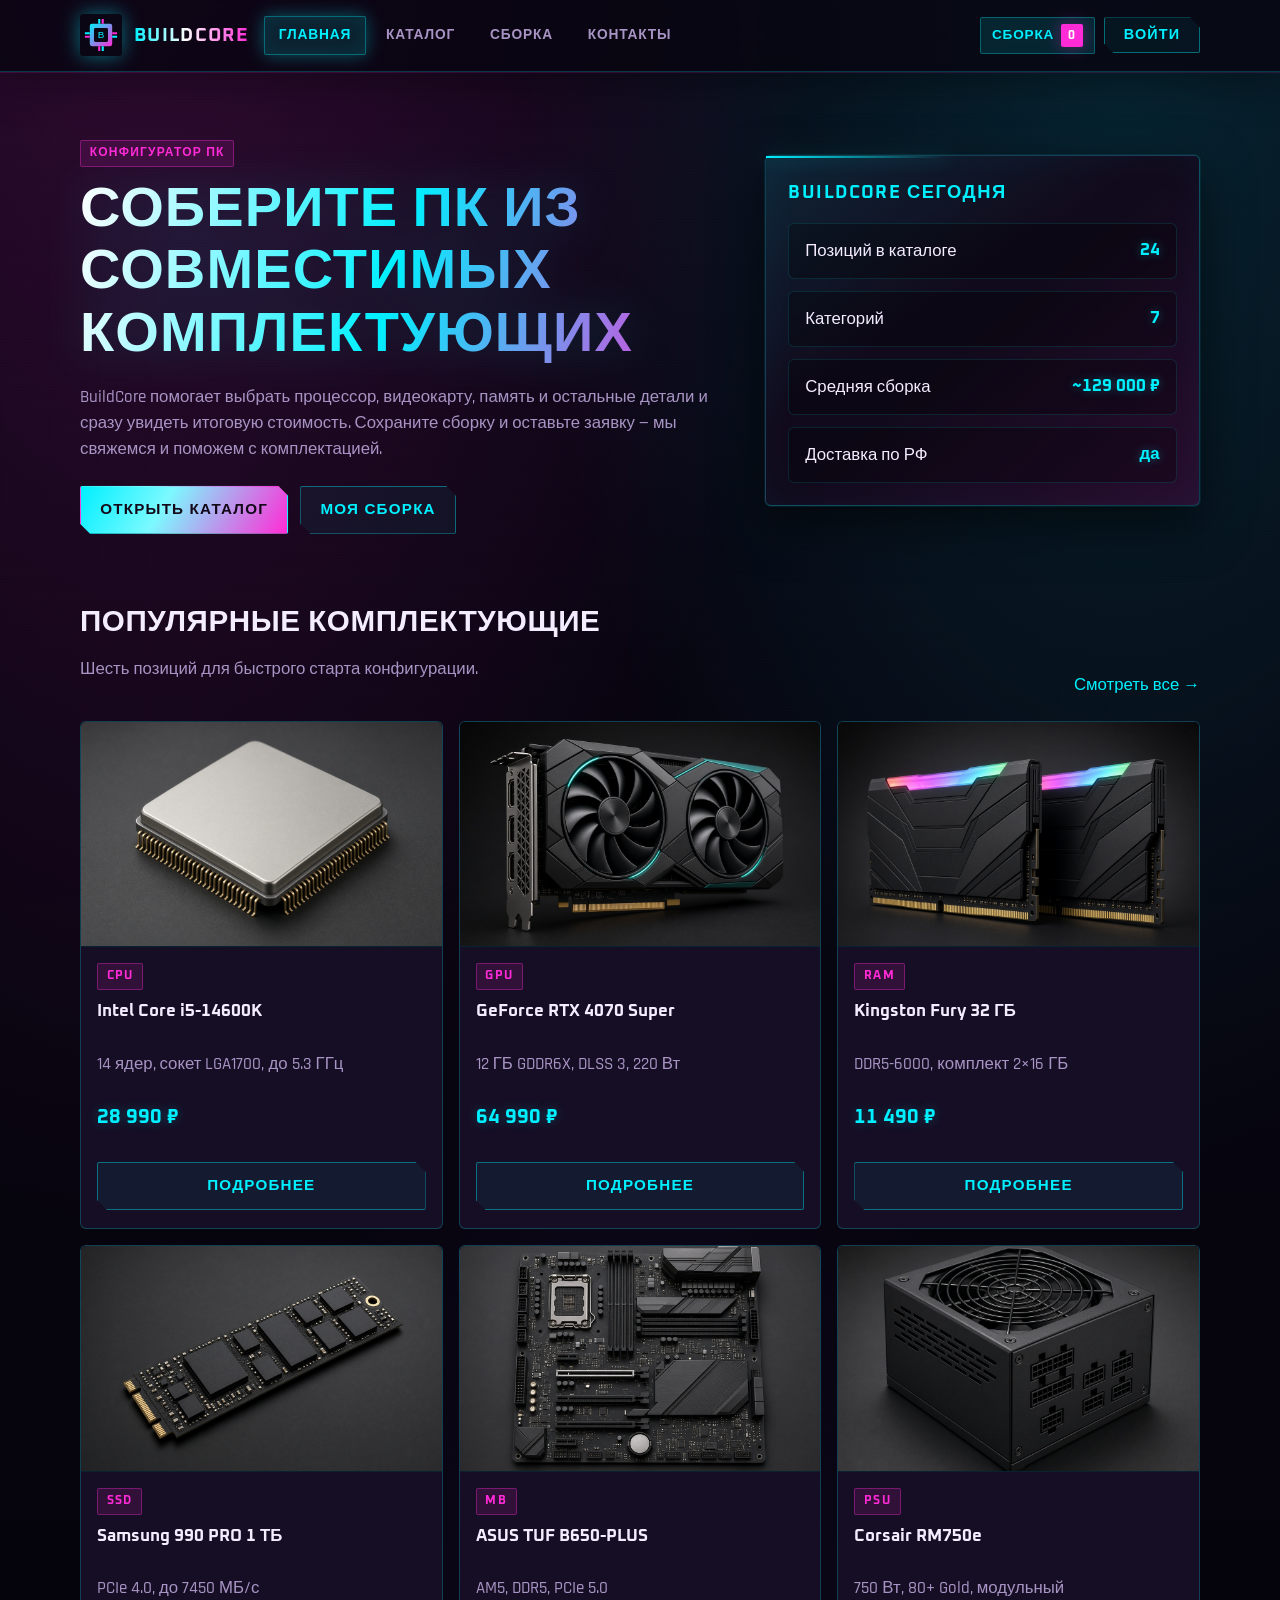
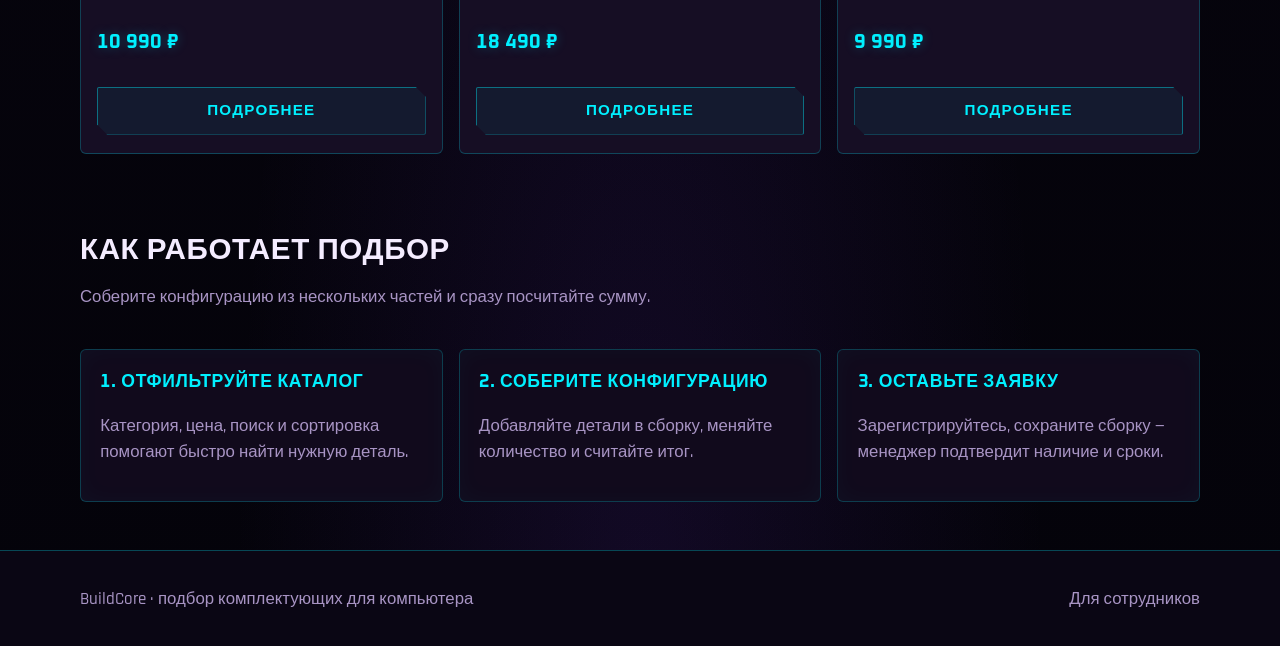
<file: index.html>
<!DOCTYPE html>
<html lang="ru">
<head>
  <meta charset="UTF-8">
  <meta name="viewport" content="width=device-width, initial-scale=1.0, viewport-fit=cover">
  <title>BuildCore — подбор комплектующих для ПК</title>
  <link rel="preconnect" href="https://fonts.googleapis.com">
  <link rel="preconnect" href="https://fonts.gstatic.com" crossorigin>
  <link href="https://fonts.googleapis.com/css2?family=Oxanium:wght@500;700&family=Rajdhani:wght@500;600;700&display=swap" rel="stylesheet">
  <link rel="stylesheet" href="css/style.css">
</head>
<body>
  <header class="site-header">
    <div class="container header-inner">
      <a class="logo" href="index.html">
        <img src="images/logo.svg" width="42" height="42" alt="Логотип BuildCore">
        <span>BuildCore</span>
      </a>
      <nav class="site-nav" aria-label="Основное меню">
        <ul>
          <li><a href="index.html" aria-current="page">Главная</a></li>
          <li><a href="catalog.html">Каталог</a></li>
          <li><a href="cart.html">Сборка</a></li>
          <li><a href="contacts.html">Контакты</a></li>
          
        </ul>
      </nav>
    </div>
  </header>

  <main>
    <section class="container hero">
      <div class="hero-copy">
        <p class="badge">Конфигуратор ПК</p>
        <h1>Соберите ПК из совместимых комплектующих</h1>
        <p class="lead">
          BuildCore помогает выбрать процессор, видеокарту, память и остальные детали
          и сразу увидеть итоговую стоимость. Сохраните сборку и оставьте заявку —
          мы свяжемся и поможем с комплектацией.
        </p>
        <div class="hero-actions">
          <a class="button button-primary" href="catalog.html">Открыть каталог</a>
          <a class="button button-secondary" href="cart.html">Моя сборка</a>
        </div>
      </div>
      <aside class="hero-panel" aria-label="Краткие цифры">
        <h2>BuildCore сегодня</h2>
        <ul class="stat-list">
          <li><span>Позиций в каталоге</span><strong>24</strong></li>
          <li><span>Категорий</span><strong>7</strong></li>
          <li><span>Средняя сборка</span><strong>~129 000 ₽</strong></li>
          <li><span>Доставка по РФ</span><strong>да</strong></li>
        </ul>
      </aside>
    </section>

    <section class="container section">
      <div class="section-head">
        <div>
          <h2 class="section-title">Популярные комплектующие</h2>
          <p>Шесть позиций для быстрого старта конфигурации.</p>
        </div>
        <a href="catalog.html">Смотреть все →</a>
      </div>
      <div class="cards">
        <article class="card">
          <div class="card-media"><img src="images/cpu-i5.jpg" alt="Процессор Intel Core i5-14600K"></div>
          <div class="card-body">
            <span class="badge">CPU</span>
            <h3>Intel Core i5-14600K</h3>
            <p class="muted">14 ядер, сокет LGA1700, до 5.3 ГГц</p>
            <p class="price">28 990 ₽</p>
            <a class="button button-secondary" href="product.html?id=cpu-i5">Подробнее</a>
          </div>
        </article>
        <article class="card">
          <div class="card-media"><img src="images/gpu-4070.jpg" alt="Видеокарта NVIDIA GeForce RTX 4070 Super"></div>
          <div class="card-body">
            <span class="badge">GPU</span>
            <h3>GeForce RTX 4070 Super</h3>
            <p class="muted">12 ГБ GDDR6X, DLSS 3, 220 Вт</p>
            <p class="price">64 990 ₽</p>
            <a class="button button-secondary" href="product.html?id=gpu-4070">Подробнее</a>
          </div>
        </article>
        <article class="card">
          <div class="card-media"><img src="images/ram-32.jpg" alt="Оперативная память Kingston Fury 32 ГБ"></div>
          <div class="card-body">
            <span class="badge">RAM</span>
            <h3>Kingston Fury 32 ГБ</h3>
            <p class="muted">DDR5-6000, комплект 2×16 ГБ</p>
            <p class="price">11 490 ₽</p>
            <a class="button button-secondary" href="product.html?id=ram-32">Подробнее</a>
          </div>
        </article>
        <article class="card">
          <div class="card-media"><img src="images/ssd-990.jpg" alt="Накопитель Samsung 990 PRO 1 ТБ"></div>
          <div class="card-body">
            <span class="badge">SSD</span>
            <h3>Samsung 990 PRO 1 ТБ</h3>
            <p class="muted">PCIe 4.0, до 7450 МБ/с</p>
            <p class="price">10 990 ₽</p>
            <a class="button button-secondary" href="product.html?id=ssd-990">Подробнее</a>
          </div>
        </article>
        <article class="card">
          <div class="card-media"><img src="images/mb-b650.jpg" alt="Материнская плата ASUS TUF B650-PLUS"></div>
          <div class="card-body">
            <span class="badge">MB</span>
            <h3>ASUS TUF B650-PLUS</h3>
            <p class="muted">AM5, DDR5, PCIe 5.0</p>
            <p class="price">18 490 ₽</p>
            <a class="button button-secondary" href="product.html?id=mb-b650">Подробнее</a>
          </div>
        </article>
        <article class="card">
          <div class="card-media"><img src="images/psu-750.jpg" alt="Блок питания Corsair RM750e"></div>
          <div class="card-body">
            <span class="badge">PSU</span>
            <h3>Corsair RM750e</h3>
            <p class="muted">750 Вт, 80+ Gold, модульный</p>
            <p class="price">9 990 ₽</p>
            <a class="button button-secondary" href="product.html?id=psu-750">Подробнее</a>
          </div>
        </article>
      </div>
    </section>

    <section class="container section">
      <div class="section-head">
        <div>
          <h2 class="section-title">Как работает подбор</h2>
          <p>Соберите конфигурацию из нескольких частей и сразу посчитайте сумму.</p>
        </div>
      </div>
      <div class="features">
        <article class="feature">
          <h2>1. Отфильтруйте каталог</h2>
          <p class="muted">Категория, цена, поиск и сортировка помогают быстро найти нужную деталь.</p>
        </article>
        <article class="feature">
          <h2>2. Соберите конфигурацию</h2>
          <p class="muted">Добавляйте детали в сборку, меняйте количество и считайте итог.</p>
        </article>
        <article class="feature">
          <h2>3. Оставьте заявку</h2>
          <p class="muted">Зарегистрируйтесь, сохраните сборку — менеджер подтвердит наличие и сроки.</p>
        </article>
      </div>
    </section>
  </main>

  <footer class="site-footer">
    <div class="container footer-inner">
      <p>BuildCore · подбор комплектующих для компьютера</p>
      <p><a class="muted" href="admin.html">Для сотрудников</a></p>
    </div>
  </footer>

  <script src="js/products.js"></script>
  <script src="js/app.js"></script>
</body>
</html>
</file>
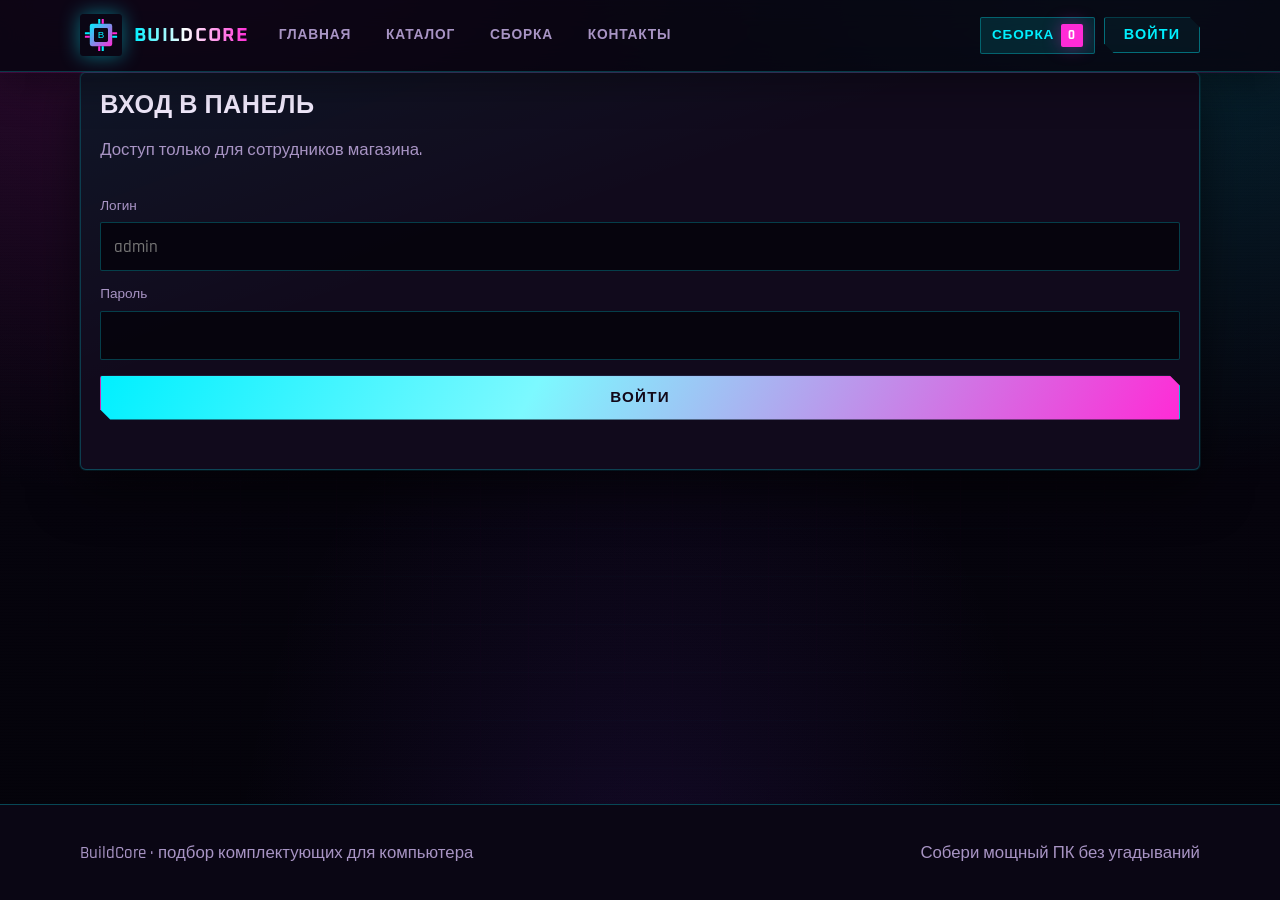
<file: admin.html>
<!DOCTYPE html>
<html lang="ru">
<head>
  <meta charset="UTF-8">
  <meta name="viewport" content="width=device-width, initial-scale=1.0, viewport-fit=cover">
  <title>Панель управления — BuildCore</title>
  <link rel="preconnect" href="https://fonts.googleapis.com">
  <link rel="preconnect" href="https://fonts.gstatic.com" crossorigin>
  <link href="https://fonts.googleapis.com/css2?family=Oxanium:wght@500;700&family=Rajdhani:wght@500;600;700&display=swap" rel="stylesheet">
  <link rel="stylesheet" href="css/style.css">
</head>
<body>
  <header class="site-header">
    <div class="container header-inner">
      <a class="logo" href="index.html">
        <img src="images/logo.svg" width="42" height="42" alt="Логотип BuildCore">
        <span>BuildCore</span>
      </a>
      <nav class="site-nav" aria-label="Основное меню">
        <ul>
          <li><a href="index.html">Главная</a></li>
          <li><a href="catalog.html">Каталог</a></li>
          <li><a href="cart.html">Сборка</a></li>
          <li><a href="contacts.html">Контакты</a></li>
          <li class="nav-bd-item" id="nav-bd" hidden>
            <a href="admin.html" aria-current="page">БД</a>
          </li>
        </ul>
      </nav>
    </div>
  </header>

  <main class="container">
    <section class="panel" id="admin-login-panel">
      <div class="page-intro" style="padding-top: 0;">
        <h1>Вход в панель</h1>
        <p>Доступ только для сотрудников магазина.</p>
      </div>
      <form id="admin-login-form" class="auth-form">
        <div class="field">
          <label for="admin-login">Логин</label>
          <input id="admin-login" type="text" required placeholder="admin" autocomplete="username">
        </div>
        <div class="field">
          <label for="admin-password">Пароль</label>
          <input id="admin-password" type="password" required minlength="4" autocomplete="current-password">
        </div>
        <button class="button button-primary" type="submit">Войти</button>
        <p class="form-status" data-admin-login-status></p>
      </form>
    </section>

    <div id="admin-dashboard" hidden>
      <div class="db-toolbar">
        <div class="db-stats">
          <div class="db-stat">
            <span class="muted">Клиенты</span>
            <strong data-stat-users>0</strong>
          </div>
          <div class="db-stat">
            <span class="muted">Заявки</span>
            <strong data-stat-orders>0</strong>
          </div>
          <div class="db-stat">
            <span class="muted">Обратная связь</span>
            <strong data-stat-feedback>0</strong>
          </div>
          <div class="db-stat">
            <span class="muted">Сумма заявок</span>
            <strong data-stat-total>0 ₽</strong>
          </div>
        </div>
        <div class="actions">
          <button type="button" class="button button-secondary" id="reload-admin">Обновить</button>
        </div>
      </div>
      <p class="form-status" data-admin-status></p>

      <section class="section db-section">
        <h2 class="section-title">users</h2>
        <div class="panel db-panel">
          <div class="db-scroll">
            <table class="build-table db-table">
              <thead>
                <tr>
                  <th scope="col">id</th>
                  <th scope="col">name</th>
                  <th scope="col">email</th>
                  <th scope="col">role</th>
                  <th scope="col">created_at</th>
                </tr>
              </thead>
              <tbody id="users-body"></tbody>
            </table>
          </div>
        </div>
      </section>

      <section class="section db-section">
        <h2 class="section-title">orders</h2>
        <div class="panel db-panel">
          <div class="db-scroll">
            <table class="build-table db-table">
              <thead>
                <tr>
                  <th scope="col">id</th>
                  <th scope="col">user</th>
                  <th scope="col">phone</th>
                  <th scope="col">total</th>
                  <th scope="col">items</th>
                  <th scope="col">created_at</th>
                </tr>
              </thead>
              <tbody id="orders-body"></tbody>
            </table>
          </div>
        </div>
      </section>

      <section class="section db-section">
        <h2 class="section-title">feedback</h2>
        <div class="panel db-panel">
          <div class="db-scroll">
            <table class="build-table db-table">
              <thead>
                <tr>
                  <th scope="col">id</th>
                  <th scope="col">name</th>
                  <th scope="col">email</th>
                  <th scope="col">topic</th>
                  <th scope="col">message</th>
                  <th scope="col">created_at</th>
                </tr>
              </thead>
              <tbody id="feedback-body"></tbody>
            </table>
          </div>
        </div>
      </section>
    </div>
  </main>

  <footer class="site-footer">
    <div class="container footer-inner">
      <p>BuildCore · подбор комплектующих для компьютера</p>
      <p>Собери мощный ПК без угадываний</p>
    </div>
  </footer>

  <script src="js/products.js"></script>
  <script src="js/app.js"></script>
  <script>
    function getSession() {
      try {
        return JSON.parse(localStorage.getItem("buildcore_session") || "null");
      } catch (e) {
        return null;
      }
    }

    function setSession(user) {
      if (user) localStorage.setItem("buildcore_session", JSON.stringify(user));
      else localStorage.removeItem("buildcore_session");
    }

    function showDashboard(show) {
      document.getElementById("admin-login-panel").hidden = show;
      document.getElementById("admin-dashboard").hidden = !show;
      document.body.classList.toggle("admin-logged-in", show);
      const navBd = document.getElementById("nav-bd");
      if (navBd) navBd.hidden = !show;
      const chip = document.querySelector("[data-user-chip]");
      if (chip) {
        chip.hidden = true;
        chip.textContent = "";
      }
    }

    async function loadAdminData() {
      const session = getSession();
      const status = document.querySelector("[data-admin-status]");
      if (!session || !session.is_admin) {
        showDashboard(false);
        return;
      }
      status.textContent = "Загрузка…";
      status.className = "form-status";
      try {
        const [usersResp, ordersResp, feedbackResp] = await Promise.all([
          fetch("/api/users?admin_id=" + session.id),
          fetch("/api/orders?admin_id=" + session.id),
          fetch("/api/feedback?admin_id=" + session.id),
        ]);
        if (!usersResp.ok || !ordersResp.ok || !feedbackResp.ok) {
          throw new Error("Нет доступа или сервер недоступен");
        }
        const usersData = await usersResp.json();
        const ordersData = await ordersResp.json();
        const feedbackData = await feedbackResp.json();
        const users = usersData.users || [];
        const orders = ordersData.orders || [];
        const feedback = feedbackData.feedback || [];
        const total = orders.reduce(function (sum, order) {
          return sum + (Number(order.total) || 0);
        }, 0);

        document.querySelector("[data-stat-users]").textContent = String(users.length);
        document.querySelector("[data-stat-orders]").textContent = String(orders.length);
        document.querySelector("[data-stat-feedback]").textContent = String(feedback.length);
        document.querySelector("[data-stat-total]").textContent =
          new Intl.NumberFormat("ru-RU").format(total) + " ₽";

        document.getElementById("users-body").innerHTML = users
          .map(function (user) {
            return (
              "<tr>" +
              "<td>" + user.id + "</td>" +
              "<td>" + user.name + "</td>" +
              "<td>" + user.email + "</td>" +
              "<td>" + (user.is_admin ? "admin" : "client") + "</td>" +
              "<td>" + user.created_at + "</td>" +
              "</tr>"
            );
          })
          .join("") || "<tr><td colspan='5'>Пусто</td></tr>";

        document.getElementById("orders-body").innerHTML = orders
          .map(function (order) {
            const items = (order.items || [])
              .map(function (item) { return item.name + " ×" + item.qty; })
              .join(", ");
            return (
              "<tr>" +
              "<td>" + order.id + "</td>" +
              "<td>" + (order.user_name || order.user_id) + "<br><span class='muted'>" + (order.user_email || "") + "</span></td>" +
              "<td>" + order.phone + "</td>" +
              "<td>" + new Intl.NumberFormat("ru-RU").format(order.total) + " ₽</td>" +
              "<td>" + (items || "—") + "</td>" +
              "<td>" + order.created_at + "</td>" +
              "</tr>"
            );
          })
          .join("") || "<tr><td colspan='6'>Пусто</td></tr>";

        document.getElementById("feedback-body").innerHTML = feedback
          .map(function (item) {
            const msg = String(item.message || "").replace(/</g, "&lt;");
            return (
              "<tr>" +
              "<td>" + item.id + "</td>" +
              "<td>" + item.name + "</td>" +
              "<td>" + item.email + "</td>" +
              "<td>" + (item.topic || "—") + "</td>" +
              "<td style='white-space:normal;max-width:28rem'>" + msg + "</td>" +
              "<td>" + item.created_at + "</td>" +
              "</tr>"
            );
          })
          .join("") || "<tr><td colspan='6'>Пусто</td></tr>";

        status.textContent = "База загружена";
        status.className = "form-status is-ok";
      } catch (error) {
        status.textContent = error.message || "Ошибка загрузки";
        status.className = "form-status is-error";
      }
    }

    document.getElementById("admin-login-form").addEventListener("submit", async function (event) {
      event.preventDefault();
      const status = document.querySelector("[data-admin-login-status]");
      status.textContent = "Проверяем…";
      status.className = "form-status";
      try {
        const response = await fetch("/api/login", {
          method: "POST",
          headers: { "Content-Type": "application/json" },
          body: JSON.stringify({
            email: document.getElementById("admin-login").value.trim(),
            password: document.getElementById("admin-password").value,
          }),
        });
        const data = await response.json();
        if (!response.ok) {
          throw new Error(typeof data.detail === "string" ? data.detail : "Неверный логин или пароль");
        }
        if (!data.user.is_admin) {
          throw new Error("Этот аккаунт не является сотрудником");
        }
        setSession(data.user);
        status.textContent = "Вход выполнен";
        status.className = "form-status is-ok";
        showDashboard(true);
        loadAdminData();
      } catch (error) {
        status.textContent = error.message;
        status.className = "form-status is-error";
      }
    });

    document.getElementById("reload-admin").addEventListener("click", loadAdminData);

    document.addEventListener("click", function (event) {
      const toggle = event.target.closest("[data-auth-toggle]");
      if (!toggle) return;
      const wasAdmin = document.body.classList.contains("admin-logged-in");
      setTimeout(function () {
        const session = getSession();
        if (!session || !session.is_admin) {
          if (wasAdmin) {
            location.href = "index.html";
            return;
          }
          showDashboard(false);
        }
      }, 0);
    });

    document.addEventListener("DOMContentLoaded", function () {
      const session = getSession();
      if (session && session.is_admin) {
        showDashboard(true);
        loadAdminData();
      } else {
        showDashboard(false);
      }
    });
  </script>
</body>
</html>
</file>
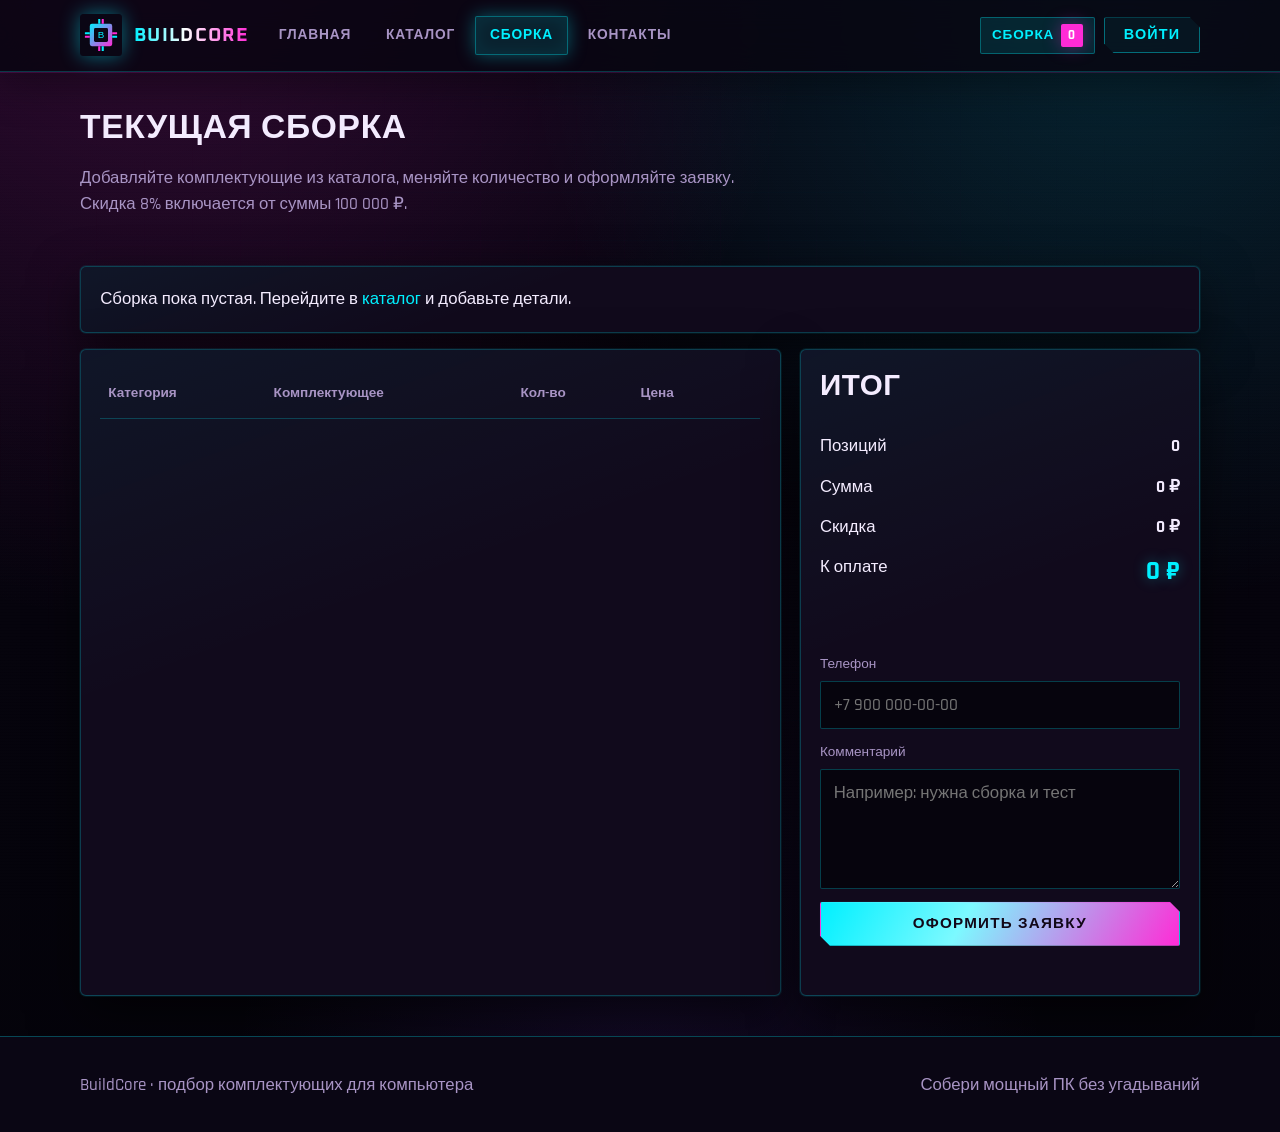
<file: cart.html>
<!DOCTYPE html>
<html lang="ru">
<head>
  <meta charset="UTF-8">
  <meta name="viewport" content="width=device-width, initial-scale=1.0, viewport-fit=cover">
  <title>Сборка ПК — BuildCore</title>
  <link rel="preconnect" href="https://fonts.googleapis.com">
  <link rel="preconnect" href="https://fonts.gstatic.com" crossorigin>
  <link href="https://fonts.googleapis.com/css2?family=Oxanium:wght@500;700&family=Rajdhani:wght@500;600;700&display=swap" rel="stylesheet">
  <link rel="stylesheet" href="css/style.css">
</head>
<body>
  <header class="site-header">
    <div class="container header-inner">
      <a class="logo" href="index.html">
        <img src="images/logo.svg" width="42" height="42" alt="Логотип BuildCore">
        <span>BuildCore</span>
      </a>
      <nav class="site-nav" aria-label="Основное меню">
        <ul>
          <li><a href="index.html">Главная</a></li>
          <li><a href="catalog.html">Каталог</a></li>
          <li><a href="cart.html" aria-current="page">Сборка</a></li>
          <li><a href="contacts.html">Контакты</a></li>
          
        </ul>
      </nav>
    </div>
  </header>

  <main class="container">
    <div class="page-intro">
      <h1>Текущая сборка</h1>
      <p>Добавляйте комплектующие из каталога, меняйте количество и оформляйте заявку. Скидка 8% включается от суммы 100 000 ₽.</p>
    </div>

    <p class="panel" data-cart-empty>Сборка пока пустая. Перейдите в <a href="catalog.html">каталог</a> и добавьте детали.</p>

    <section class="build-layout">
      <div class="panel">
        <table class="build-table">
          <thead>
            <tr>
              <th scope="col">Категория</th>
              <th scope="col">Комплектующее</th>
              <th scope="col">Кол-во</th>
              <th scope="col">Цена</th>
              <th scope="col"></th>
            </tr>
          </thead>
          <tbody data-cart-body></tbody>
        </table>
      </div>

      <aside class="panel build-summary" data-cart-summary hidden aria-label="Итог сборки">
        <h2 class="section-title">Итог</h2>
        <div class="summary-row"><span>Позиций</span><strong data-sum-items>0</strong></div>
        <div class="summary-row"><span>Сумма</span><strong data-sum-raw>0 ₽</strong></div>
        <div class="summary-row"><span>Скидка</span><strong data-sum-discount>0 ₽</strong></div>
        <div class="summary-row">
          <span>К оплате</span>
          <strong class="summary-total" data-sum-total>0 ₽</strong>
        </div>
        <p class="muted" data-fx-total></p>

        <form id="order-form" hidden>
          <div class="field">
            <label for="order-phone">Телефон</label>
            <input id="order-phone" type="tel" placeholder="+7 900 000-00-00" required>
          </div>
          <div class="field">
            <label for="order-comment">Комментарий</label>
            <textarea id="order-comment" placeholder="Например: нужна сборка и тест"></textarea>
          </div>
          <button class="button button-primary" type="submit">Оформить заявку</button>
          <p class="form-status" data-order-status></p>
        </form>
      </aside>
    </section>
  </main>

  <footer class="site-footer">
    <div class="container footer-inner">
      <p>BuildCore · подбор комплектующих для компьютера</p>
      <p>Собери мощный ПК без угадываний</p>
    </div>
  </footer>

  <script src="js/products.js"></script>
  <script src="js/app.js"></script>
</body>
</html>
</file>
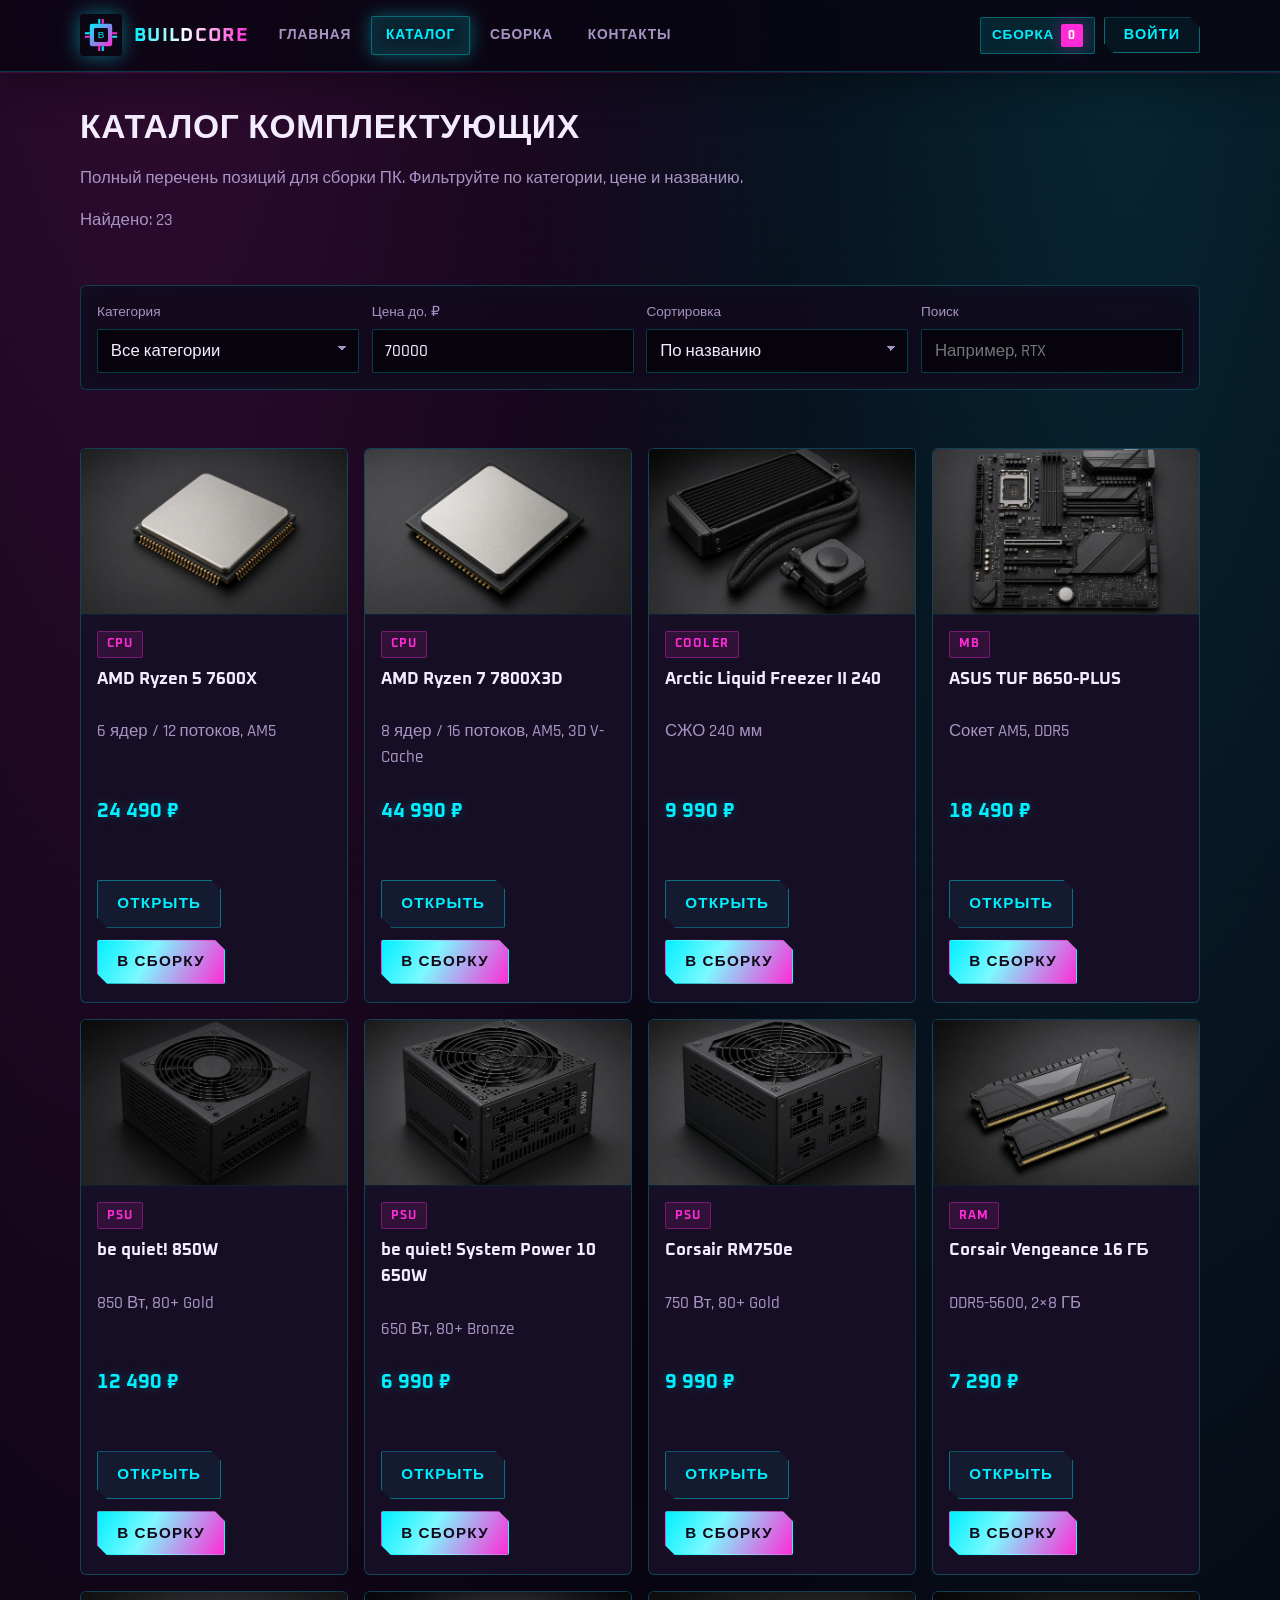
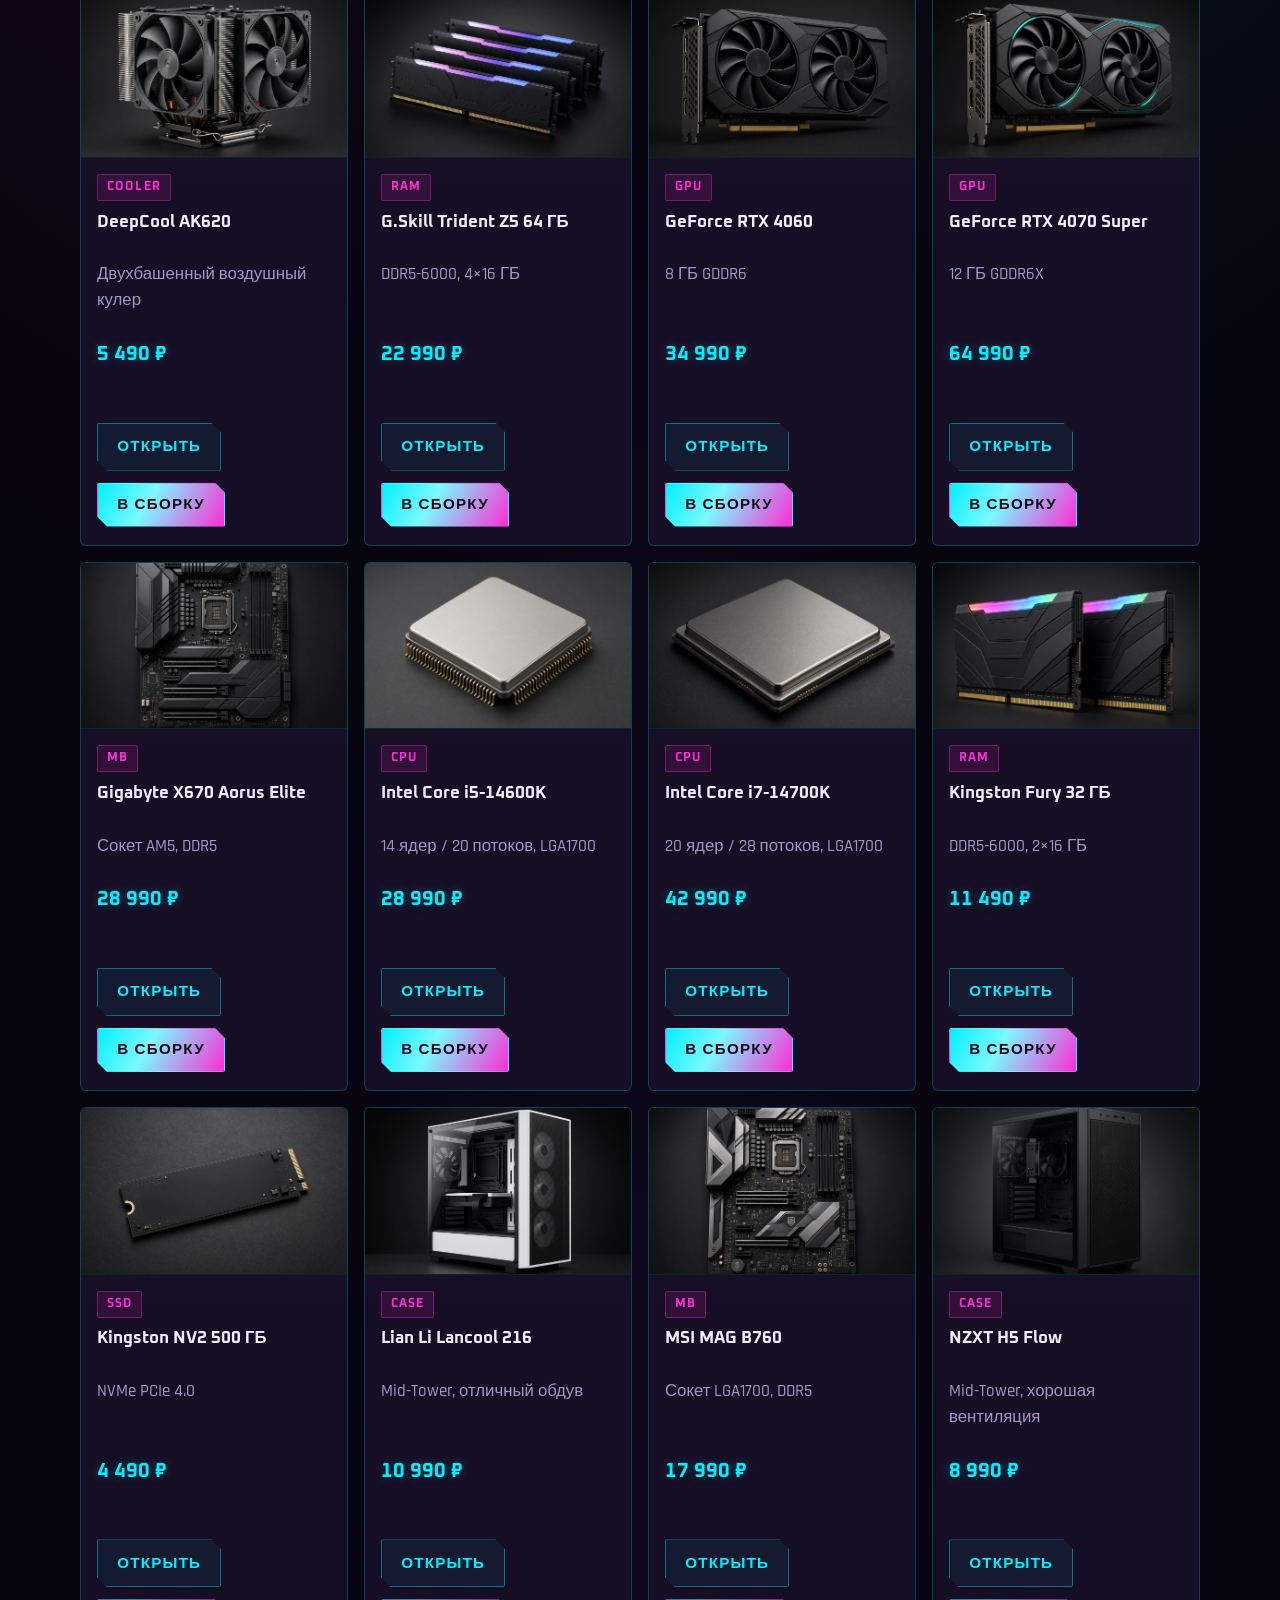
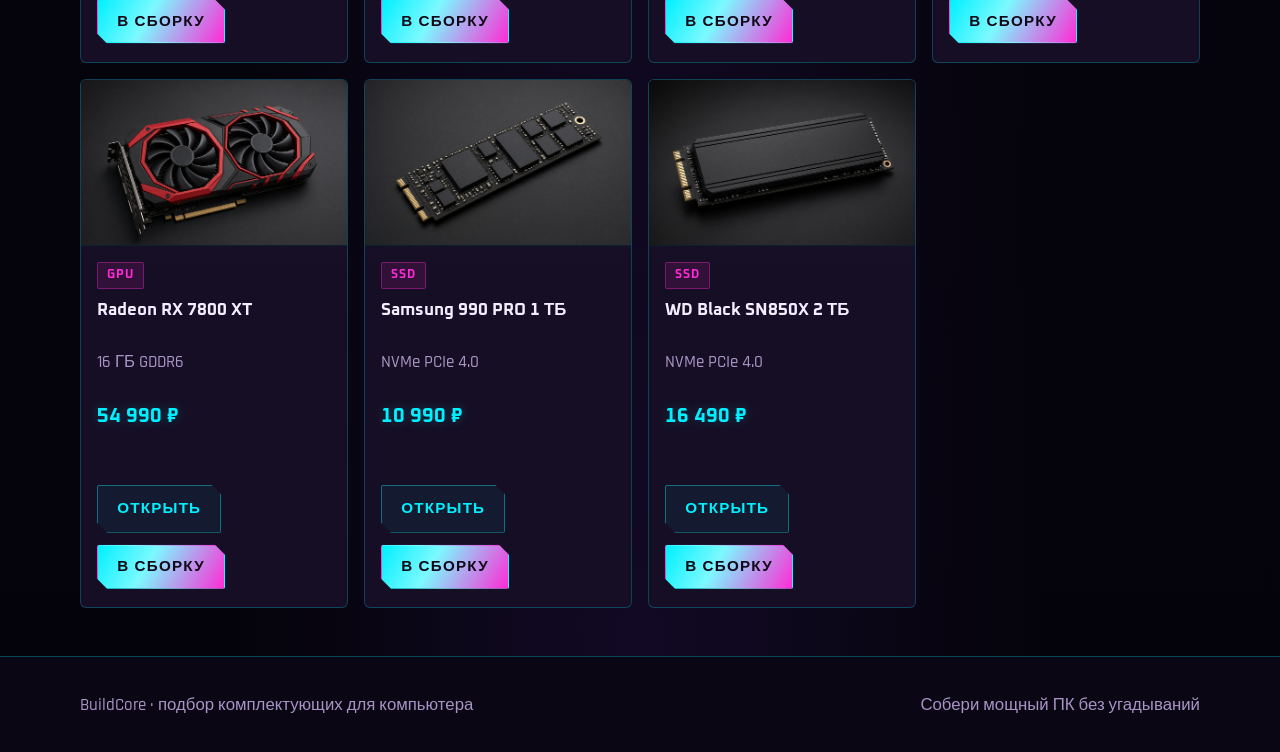
<file: catalog.html>
<!DOCTYPE html>
<html lang="ru">
<head>
  <meta charset="UTF-8">
  <meta name="viewport" content="width=device-width, initial-scale=1.0, viewport-fit=cover">
  <title>Каталог комплектующих — BuildCore</title>
  <link rel="preconnect" href="https://fonts.googleapis.com">
  <link rel="preconnect" href="https://fonts.gstatic.com" crossorigin>
  <link href="https://fonts.googleapis.com/css2?family=Oxanium:wght@500;700&family=Rajdhani:wght@500;600;700&display=swap" rel="stylesheet">
  <link rel="stylesheet" href="css/style.css">
</head>
<body>
  <header class="site-header">
    <div class="container header-inner">
      <a class="logo" href="index.html">
        <img src="images/logo.svg" width="42" height="42" alt="Логотип BuildCore">
        <span>BuildCore</span>
      </a>
      <nav class="site-nav" aria-label="Основное меню">
        <ul>
          <li><a href="index.html">Главная</a></li>
          <li><a href="catalog.html" aria-current="page">Каталог</a></li>
          <li><a href="cart.html">Сборка</a></li>
          <li><a href="contacts.html">Контакты</a></li>
          
        </ul>
      </nav>
    </div>
  </header>

  <main class="container">
    <div class="page-intro">
      <h1>Каталог комплектующих</h1>
      <p>Полный перечень позиций для сборки ПК. Фильтруйте по категории, цене и названию.</p>
      <p class="muted" data-catalog-count>Найдено: 0</p>
    </div>

    <form class="filters" aria-label="Фильтры каталога">
      <div class="field">
        <label for="category">Категория</label>
        <select id="category" name="category">
          <option value="all">Все категории</option>
          <option value="cpu">Процессоры</option>
          <option value="gpu">Видеокарты</option>
          <option value="ram">Память</option>
          <option value="mb">Материнские платы</option>
          <option value="ssd">Накопители</option>
          <option value="psu">Блоки питания</option>
          <option value="case">Корпуса</option>
          <option value="cooler">Охлаждение</option>
        </select>
      </div>
      <div class="field">
        <label for="price">Цена до, ₽</label>
        <input id="price" name="price" type="number" value="70000" min="1000" step="500">
      </div>
      <div class="field">
        <label for="sort">Сортировка</label>
        <select id="sort" name="sort">
          <option value="name">По названию</option>
          <option value="price-asc">Сначала дешевле</option>
          <option value="price-desc">Сначала дороже</option>
        </select>
      </div>
      <div class="field">
        <label for="search">Поиск</label>
        <input id="search" name="search" type="search" placeholder="Например, RTX">
      </div>
    </form>

    <section class="section" aria-label="Список товаров">
      <div class="catalog-grid" data-catalog-grid></div>
    </section>
  </main>

  <footer class="site-footer">
    <div class="container footer-inner">
      <p>BuildCore · подбор комплектующих для компьютера</p>
      <p>Собери мощный ПК без угадываний</p>
    </div>
  </footer>

  <script src="js/products.js"></script>
  <script src="js/app.js"></script>
</body>
</html>
</file>
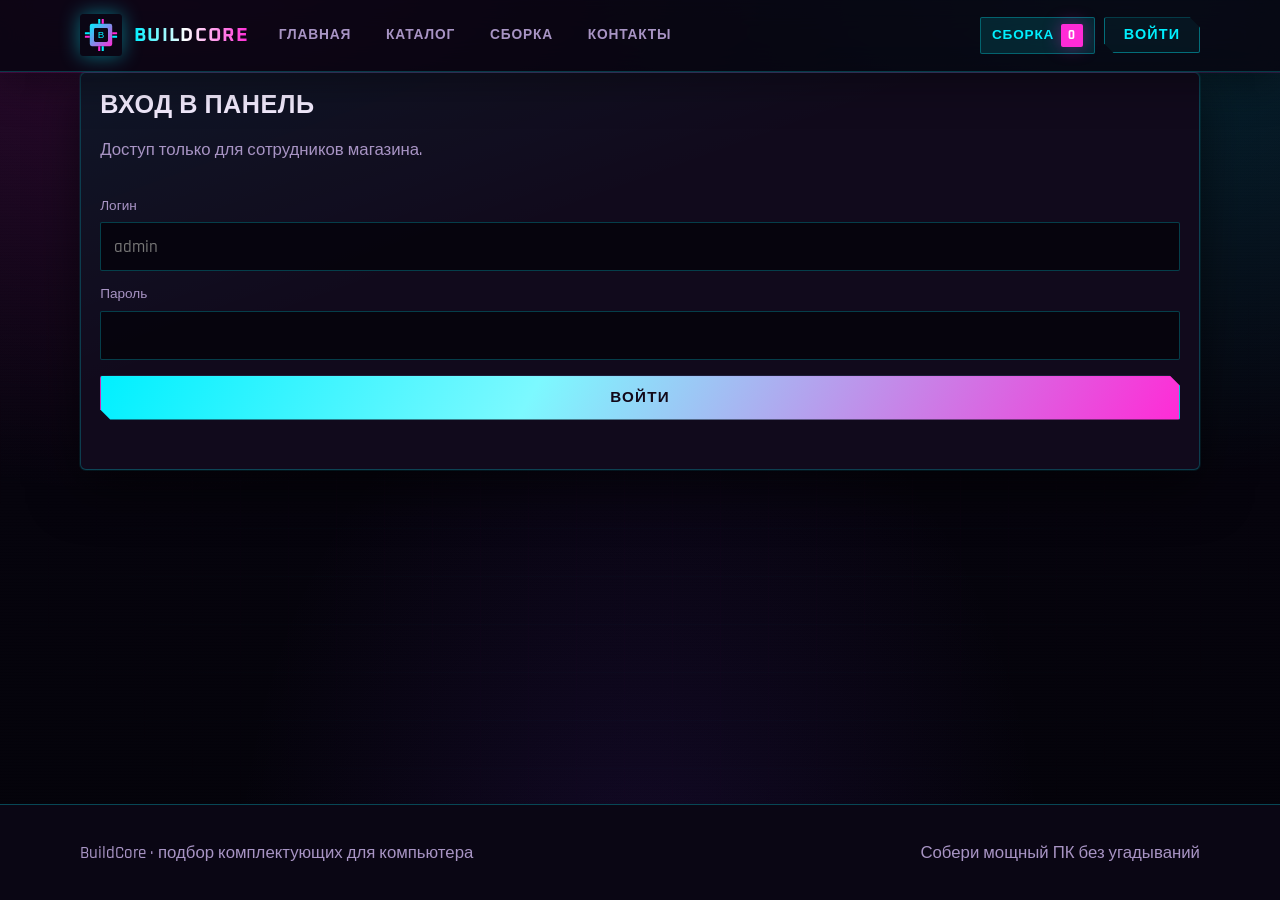
<file: db.html>
<!DOCTYPE html>
<html lang="ru">
<head>
  <meta charset="UTF-8">
  <meta http-equiv="refresh" content="0; url=admin.html">
  <title>Админ-панель — BuildCore</title>
  <script>location.replace("admin.html");</script>
</head>
<body>
  <p><a href="admin.html">Перейти в админ-панель</a></p>
</body>
</html>
</file>
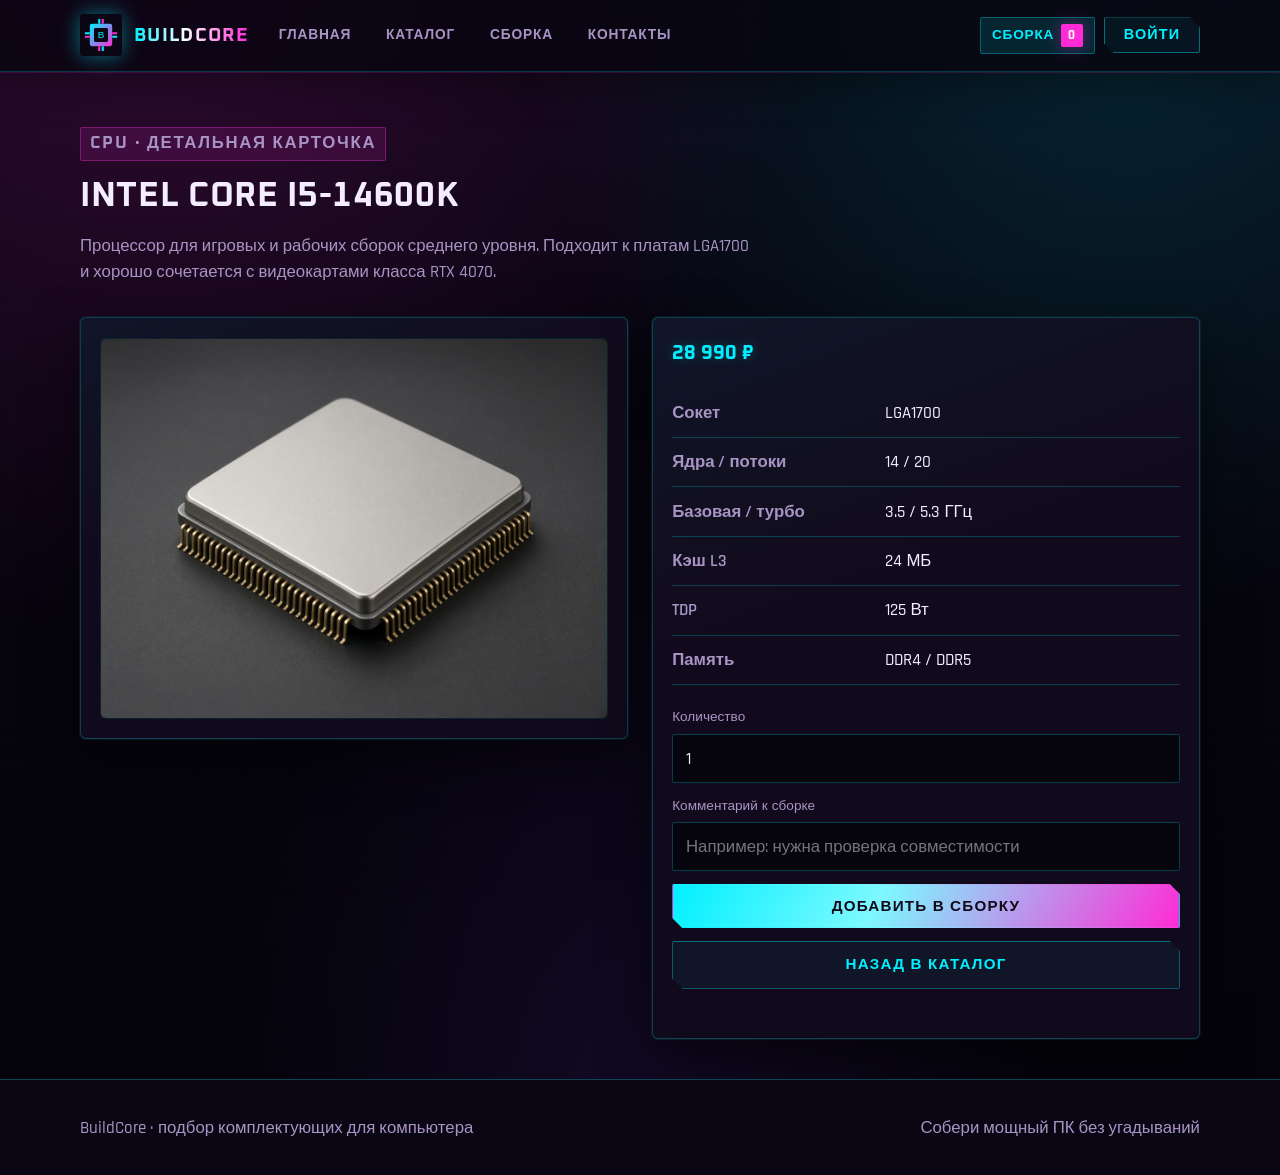
<file: product.html>
<!DOCTYPE html>
<html lang="ru">
<head>
  <meta charset="UTF-8">
  <meta name="viewport" content="width=device-width, initial-scale=1.0, viewport-fit=cover">
  <title>Товар — BuildCore</title>
  <link rel="preconnect" href="https://fonts.googleapis.com">
  <link rel="preconnect" href="https://fonts.gstatic.com" crossorigin>
  <link href="https://fonts.googleapis.com/css2?family=Oxanium:wght@500;700&family=Rajdhani:wght@500;600;700&display=swap" rel="stylesheet">
  <link rel="stylesheet" href="css/style.css">
</head>
<body>
  <header class="site-header">
    <div class="container header-inner">
      <a class="logo" href="index.html">
        <img src="images/logo.svg" width="42" height="42" alt="Логотип BuildCore">
        <span>BuildCore</span>
      </a>
      <nav class="site-nav" aria-label="Основное меню">
        <ul>
          <li><a href="index.html">Главная</a></li>
          <li><a href="catalog.html">Каталог</a></li>
          <li><a href="cart.html">Сборка</a></li>
          <li><a href="contacts.html">Контакты</a></li>
          
        </ul>
      </nav>
    </div>
  </header>

  <main class="container" data-product-root>
    <p class="muted">Загрузка карточки товара…</p>
  </main>

  <footer class="site-footer">
    <div class="container footer-inner">
      <p>BuildCore · подбор комплектующих для компьютера</p>
      <p>Собери мощный ПК без угадываний</p>
    </div>
  </footer>

  <script src="js/products.js"></script>
  <script src="js/app.js"></script>
</body>
</html>
</file>
<file: css/style.css>
:root {
  --bg: #06040d;
  --bg-elevated: #110a1c;
  --bg-card: #160e24;
  --line: rgba(0, 240, 255, 0.22);
  --line-hot: rgba(255, 43, 214, 0.35);
  --text: #f4ecff;
  --muted: #a894c4;
  --accent: #00f0ff;
  --accent-hot: #ff2bd6;
  --accent-strong: #00c2d4;
  --accent-soft: rgba(0, 240, 255, 0.12);
  --warn: #ffc857;
  --danger: #ff4d6d;
  --radius: 6px;
  --shadow: 0 0 0 1px rgba(0, 240, 255, 0.08), 0 18px 50px rgba(0, 0, 0, 0.55);
  --glow: 0 0 18px rgba(0, 240, 255, 0.35);
  --glow-hot: 0 0 18px rgba(255, 43, 214, 0.35);
  --max: 1120px;
  --font: "Rajdhani", "Segoe UI", sans-serif;
  --display: "Oxanium", "Rajdhani", sans-serif;
}

*,
*::before,
*::after {
  box-sizing: border-box;
}

html {
  scroll-behavior: smooth;
}

body {
  margin: 0;
  min-height: 100vh;
  display: flex;
  flex-direction: column;
  font-family: var(--font);
  font-size: 1.05rem;
  font-weight: 500;
  color: var(--text);
  background:
    radial-gradient(ellipse at 12% -10%, rgba(255, 43, 214, 0.18), transparent 42%),
    radial-gradient(ellipse at 88% 0%, rgba(0, 240, 255, 0.14), transparent 38%),
    radial-gradient(ellipse at 50% 100%, rgba(124, 58, 237, 0.12), transparent 45%),
    linear-gradient(180deg, #080512 0%, #06040d 55%, #04030a 100%);
  line-height: 1.55;
  position: relative;
}

body > main {
  flex: 1 0 auto;
  width: 100%;
}

body::before {
  content: "";
  position: fixed;
  inset: 0;
  pointer-events: none;
  z-index: 0;
  opacity: 0.35;
  background-image:
    linear-gradient(rgba(0, 240, 255, 0.045) 1px, transparent 1px),
    linear-gradient(90deg, rgba(255, 43, 214, 0.035) 1px, transparent 1px);
  background-size: 48px 48px;
  mask-image: radial-gradient(ellipse at center, #000 35%, transparent 85%);
}

body::after {
  content: "";
  position: fixed;
  inset: 0;
  pointer-events: none;
  z-index: 0;
  opacity: 0.08;
  background: repeating-linear-gradient(
    0deg,
    transparent,
    transparent 2px,
    rgba(0, 0, 0, 0.35) 3px
  );
}

body > * {
  position: relative;
  z-index: 1;
}

img {
  max-width: 100%;
  height: auto;
  display: block;
}

a {
  color: var(--accent);
  text-decoration: none;
  transition: color 0.15s ease, text-shadow 0.15s ease;
}

a:hover {
  color: #9cffff;
  text-shadow: 0 0 12px rgba(0, 240, 255, 0.45);
}

a:focus-visible,
button:focus-visible,
input:focus-visible,
select:focus-visible,
textarea:focus-visible {
  outline: 2px solid var(--accent);
  outline-offset: 3px;
}

.container {
  width: min(100% - 2rem, var(--max));
  margin-inline: auto;
}

.site-header {
  position: sticky;
  top: 0;
  z-index: 20;
  backdrop-filter: blur(16px);
  background: rgba(8, 5, 16, 0.82);
  border-bottom: 1px solid var(--line);
  box-shadow: 0 1px 0 rgba(255, 43, 214, 0.15), 0 12px 40px rgba(0, 0, 0, 0.35);
}

.header-inner {
  display: flex;
  flex-wrap: wrap;
  align-items: center;
  justify-content: space-between;
  gap: 0.85rem 1rem;
  padding: 0.9rem 0;
}

.site-nav {
  flex: 1 1 auto;
}

.logo {
  display: inline-flex;
  align-items: center;
  gap: 0.75rem;
  color: var(--text);
  font-family: var(--display);
  font-weight: 700;
  letter-spacing: 0.08em;
  text-transform: uppercase;
}

.logo img {
  width: 42px;
  height: 42px;
  filter: drop-shadow(0 0 10px rgba(0, 240, 255, 0.45));
}

.logo span {
  font-size: 1.2rem;
  background: linear-gradient(90deg, var(--accent), #fff 45%, var(--accent-hot));
  -webkit-background-clip: text;
  background-clip: text;
  color: transparent;
}

.site-nav ul {
  display: flex;
  flex-wrap: wrap;
  gap: 0.35rem;
  list-style: none;
  margin: 0;
  padding: 0;
}

.site-nav a {
  display: inline-block;
  padding: 0.5rem 0.85rem;
  border-radius: 2px;
  color: var(--muted);
  font-family: var(--display);
  font-weight: 600;
  letter-spacing: 0.06em;
  text-transform: uppercase;
  font-size: 0.86rem;
  border: 1px solid transparent;
}

.site-nav a:hover,
.site-nav a[aria-current="page"] {
  color: var(--accent);
  background: var(--accent-soft);
  border-color: rgba(0, 240, 255, 0.35);
  box-shadow: inset 0 0 18px rgba(0, 240, 255, 0.08), var(--glow);
  text-shadow: none;
}

.hero {
  display: grid;
  grid-template-columns: 1.2fr 0.8fr;
  gap: 2rem;
  align-items: center;
  padding: 3.5rem 0 2.5rem;
}

.hero-copy h1,
.page-intro h1,
.section-title {
  font-family: var(--display);
  letter-spacing: 0.02em;
  line-height: 1.12;
  margin: 0 0 1rem;
  text-transform: uppercase;
}

.hero-copy h1 {
  font-size: clamp(2rem, 4.4vw, 3.5rem);
  background: linear-gradient(105deg, #fff 0%, var(--accent) 48%, var(--accent-hot) 100%);
  -webkit-background-clip: text;
  background-clip: text;
  color: transparent;
  filter: drop-shadow(0 0 24px rgba(0, 240, 255, 0.2));
}

.section-title {
  font-size: clamp(1.35rem, 2.4vw, 1.85rem);
}

.lead,
.page-intro p {
  color: var(--muted);
  font-size: 1.05rem;
  max-width: 42rem;
}

.hero-actions,
.actions {
  display: flex;
  flex-wrap: wrap;
  gap: 0.75rem;
  margin-top: 1.5rem;
}

.button {
  display: inline-flex;
  align-items: center;
  justify-content: center;
  gap: 0.4rem;
  min-height: 44px;
  padding: 0.7rem 1.2rem;
  border-radius: 2px;
  border: 1px solid transparent;
  font-family: var(--display);
  font-size: 0.95rem;
  font-weight: 700;
  letter-spacing: 0.08em;
  text-transform: uppercase;
  cursor: pointer;
  clip-path: polygon(0 0, calc(100% - 10px) 0, 100% 10px, 100% 100%, 10px 100%, 0 calc(100% - 10px));
  transition: transform 0.15s ease, background 0.15s ease, box-shadow 0.15s ease, border-color 0.15s ease;
}

.button:hover {
  transform: translateY(-1px);
}

.button-primary {
  background: linear-gradient(120deg, var(--accent), #7cf9ff 40%, var(--accent-hot));
  color: #120818;
  box-shadow: var(--glow), 0 0 28px rgba(255, 43, 214, 0.25);
}

.button-primary:hover {
  color: #120818;
  box-shadow: 0 0 28px rgba(0, 240, 255, 0.55), 0 0 36px rgba(255, 43, 214, 0.35);
}

.button-secondary {
  background: rgba(0, 240, 255, 0.05);
  border-color: rgba(0, 240, 255, 0.4);
  color: var(--accent);
}

.button-secondary:hover {
  border-color: var(--accent-hot);
  color: #fff;
  box-shadow: var(--glow-hot);
  background: rgba(255, 43, 214, 0.08);
}

.hero-panel {
  background:
    linear-gradient(145deg, rgba(0, 240, 255, 0.12), transparent 42%),
    linear-gradient(320deg, rgba(255, 43, 214, 0.1), transparent 50%),
    var(--bg-elevated);
  border: 1px solid var(--line);
  border-radius: var(--radius);
  padding: 1.4rem;
  box-shadow: var(--shadow), inset 0 0 40px rgba(0, 240, 255, 0.04);
  position: relative;
}

.hero-panel::before {
  content: "";
  position: absolute;
  top: 0;
  left: 0;
  width: 42%;
  height: 2px;
  background: linear-gradient(90deg, var(--accent), transparent);
  box-shadow: var(--glow);
}

.hero-panel h2 {
  margin: 0 0 1rem;
  font-family: var(--display);
  font-size: 1.15rem;
  letter-spacing: 0.08em;
  text-transform: uppercase;
  color: var(--accent);
}

.stat-list {
  display: grid;
  gap: 0.8rem;
  margin: 0;
  padding: 0;
  list-style: none;
}

.stat-list li {
  display: flex;
  justify-content: space-between;
  gap: 1rem;
  padding: 0.85rem 1rem;
  border-radius: var(--radius);
  background: rgba(0, 0, 0, 0.28);
  border: 1px solid rgba(0, 240, 255, 0.12);
}

.stat-list strong {
  color: var(--accent);
  font-family: var(--display);
  text-shadow: 0 0 10px rgba(0, 240, 255, 0.35);
}

.section {
  padding: 2rem 0 3rem;
}

.section-head {
  display: flex;
  flex-wrap: wrap;
  justify-content: space-between;
  gap: 1rem;
  align-items: end;
  margin-bottom: 1.4rem;
}

.section-head p,
.muted {
  color: var(--muted);
}

.cards {
  display: grid;
  grid-template-columns: repeat(3, 1fr);
  gap: 1rem;
}

.card {
  background: linear-gradient(180deg, rgba(0, 240, 255, 0.04), transparent 36%), var(--bg-card);
  border: 1px solid var(--line);
  border-radius: var(--radius);
  overflow: hidden;
  display: flex;
  flex-direction: column;
  transition: border-color 0.2s ease, box-shadow 0.2s ease, transform 0.2s ease;
}

.card:hover {
  border-color: rgba(255, 43, 214, 0.45);
  box-shadow: var(--glow-hot), inset 0 0 30px rgba(0, 240, 255, 0.04);
  transform: translateY(-3px);
}

.card-media {
  aspect-ratio: 16 / 10;
  background: #090612;
  overflow: hidden;
  border-bottom: 1px solid rgba(0, 240, 255, 0.12);
}

.card-media img {
  width: 100%;
  height: 100%;
  object-fit: cover;
}

.card-body {
  display: flex;
  flex-direction: column;
  gap: 0.55rem;
  padding: 1rem 1rem 1.15rem;
  flex: 1;
}

.card-body h2,
.card-body h3 {
  margin: 0;
  font-family: var(--display);
  font-size: 1.05rem;
}

.badge {
  display: inline-flex;
  width: fit-content;
  padding: 0.2rem 0.55rem;
  border-radius: 2px;
  background: rgba(255, 43, 214, 0.12);
  color: var(--accent-hot);
  border: 1px solid rgba(255, 43, 214, 0.35);
  font-family: var(--display);
  font-size: 0.75rem;
  font-weight: 700;
  letter-spacing: 0.1em;
  text-transform: uppercase;
}

.price {
  margin-top: auto;
  font-family: var(--display);
  font-size: 1.25rem;
  font-weight: 700;
  color: var(--accent);
  text-shadow: 0 0 12px rgba(0, 240, 255, 0.25);
}

.page-intro {
  padding: 2.4rem 0 1rem;
}

.filters {
  display: grid;
  grid-template-columns: repeat(4, minmax(0, 1fr));
  gap: 0.8rem;
  align-items: end;
  margin: 1.2rem 0 1.6rem;
  padding: 1rem;
  border: 1px solid var(--line);
  border-radius: var(--radius);
  background: rgba(17, 10, 28, 0.85);
  box-shadow: inset 0 0 28px rgba(0, 240, 255, 0.04);
}

.filters .field {
  min-width: 0;
  width: 100%;
}

.filters .field label {
  min-height: 1.2em;
}

.filters .field input,
.filters .field select {
  width: 100%;
  height: 44px;
  min-height: 44px;
  max-height: 44px;
  box-sizing: border-box;
  padding: 0 0.8rem;
  appearance: none;
  -webkit-appearance: none;
}

.filters .field select {
  background-image: linear-gradient(45deg, transparent 50%, var(--muted) 50%),
    linear-gradient(135deg, var(--muted) 50%, transparent 50%);
  background-position: calc(100% - 16px) calc(50% - 3px), calc(100% - 11px) calc(50% - 3px);
  background-size: 5px 5px, 5px 5px;
  background-repeat: no-repeat;
  padding-right: 2rem;
}

.field {
  display: grid;
  gap: 0.35rem;
}

.field label {
  font-size: 0.85rem;
  color: var(--muted);
}

.field input,
.field select,
.field textarea {
  width: 100%;
  min-height: 42px;
  padding: 0.65rem 0.8rem;
  border-radius: 2px;
  border: 1px solid rgba(0, 240, 255, 0.25);
  background: rgba(6, 4, 13, 0.9);
  color: var(--text);
  font: inherit;
  transition: border-color 0.15s ease, box-shadow 0.15s ease;
}

.field input:focus,
.field select:focus,
.field textarea:focus {
  border-color: var(--accent-hot);
  box-shadow: 0 0 0 1px rgba(255, 43, 214, 0.25), var(--glow-hot);
}

.field textarea {
  min-height: 120px;
  resize: vertical;
}

.hint {
  margin: 0;
  font-size: 0.85rem;
  color: var(--warn);
}

.catalog-grid {
  display: grid;
  grid-template-columns: repeat(4, 1fr);
  gap: 1rem;
}

.product-layout {
  display: grid;
  grid-template-columns: 1fr 1fr;
  gap: 1.5rem;
  align-items: start;
  padding-bottom: 2.5rem;
}

.product-gallery,
.panel,
.form-panel {
  background:
    linear-gradient(160deg, rgba(0, 240, 255, 0.05), transparent 40%),
    var(--bg-elevated);
  border: 1px solid var(--line);
  border-radius: var(--radius);
  padding: 1.2rem;
  box-shadow: var(--shadow);
}

.product-gallery img {
  width: 100%;
  border-radius: var(--radius);
  background: #090612;
  border: 1px solid rgba(0, 240, 255, 0.12);
}

.specs {
  width: 100%;
  border-collapse: collapse;
  margin: 1rem 0 1.4rem;
}

.specs th,
.specs td {
  text-align: left;
  padding: 0.7rem 0;
  border-bottom: 1px solid var(--line);
  vertical-align: top;
}

.specs th {
  width: 42%;
  color: var(--muted);
  font-weight: 600;
}

.build-layout {
  display: grid;
  grid-template-columns: 1.4fr 0.8fr;
  gap: 1.2rem;
  padding-bottom: 2.5rem;
}

.build-table {
  width: 100%;
  border-collapse: collapse;
}

.build-table th,
.build-table td {
  padding: 0.85rem 0.5rem;
  border-bottom: 1px solid var(--line);
  text-align: left;
}

.build-table th {
  color: var(--muted);
  font-size: 0.85rem;
  font-weight: 600;
}

.build-summary {
  position: sticky;
  top: 5.5rem;
  display: grid;
  gap: 0.9rem;
}

.summary-row {
  display: flex;
  justify-content: space-between;
  gap: 1rem;
}

.summary-total {
  font-family: var(--display);
  font-size: 1.5rem;
  color: var(--accent);
  text-shadow: 0 0 14px rgba(0, 240, 255, 0.35);
}

.contacts-layout {
  display: grid;
  grid-template-columns: 0.9fr 1.1fr;
  gap: 1.2rem;
  padding-bottom: 2.5rem;
}

.contact-list {
  list-style: none;
  margin: 0;
  padding: 0;
  display: grid;
  gap: 0.9rem;
}

.contact-list li {
  padding: 0.95rem 1rem;
  border-radius: var(--radius);
  background: rgba(0, 0, 0, 0.25);
  border: 1px solid var(--line);
}

.contact-list strong {
  display: block;
  margin-bottom: 0.25rem;
}

.site-footer {
  flex-shrink: 0;
  width: 100%;
  margin-top: auto;
  border: 0;
  border-top: 1px solid rgba(0, 240, 255, 0.28);
  border-radius: 0;
  background: #0a0614;
  box-shadow: none;
}

.footer-inner {
  display: flex;
  flex-wrap: wrap;
  justify-content: space-between;
  align-items: center;
  gap: 1rem;
  padding: 1.1rem 0;
  color: var(--muted);
}

.features {
  display: grid;
  grid-template-columns: repeat(3, 1fr);
  gap: 1rem;
}

.feature {
  padding: 1.2rem;
  border-radius: var(--radius);
  background: var(--bg-elevated);
  border: 1px solid var(--line);
  box-shadow: inset 0 0 24px rgba(0, 240, 255, 0.03);
  transition: border-color 0.2s ease, box-shadow 0.2s ease;
}

.feature:hover {
  border-color: rgba(0, 240, 255, 0.45);
  box-shadow: var(--glow);
}

.feature h2 {
  margin: 0 0 0.5rem;
  font-family: var(--display);
  font-size: 1.1rem;
  letter-spacing: 0.04em;
  text-transform: uppercase;
  color: var(--accent);
}

.note {
  margin-top: 0.8rem;
  font-size: 0.9rem;
  color: var(--muted);
}

@media (max-width: 980px) {
  .hero,
  .product-layout,
  .build-layout,
  .contacts-layout {
    grid-template-columns: 1fr;
  }

  .cards,
  .features {
    grid-template-columns: repeat(2, 1fr);
  }

  .catalog-grid {
    grid-template-columns: repeat(2, 1fr);
  }

  .filters {
    grid-template-columns: repeat(2, 1fr);
  }

  .build-summary {
    position: static;
  }
}

@media (max-width: 700px) {
  html {
    -webkit-text-size-adjust: 100%;
  }

  body {
    font-size: 1rem;
  }

  .container {
    width: min(100% - 1.25rem, var(--max));
  }

  .site-header {
    padding-top: env(safe-area-inset-top, 0);
  }

  .header-inner {
    display: grid;
    grid-template-columns: 1fr auto;
    align-items: center;
    gap: 0.65rem 0.75rem;
    padding: 0.7rem 0;
  }

  .logo {
    gap: 0.55rem;
    min-width: 0;
  }

  .logo img {
    width: 34px;
    height: 34px;
  }

  .logo span {
    font-size: 1rem;
    letter-spacing: 0.04em;
  }

  .header-tools {
    width: auto;
    justify-content: flex-end;
    gap: 0.4rem;
  }

  .cart-link {
    padding: 0.35rem 0.55rem;
    font-size: 0.78rem;
  }

  .auth-toggle,
  .button-small {
    min-height: 36px;
    min-width: 0;
    padding: 0.35rem 0.7rem;
    font-size: 0.8rem;
  }

  .site-nav {
    grid-column: 1 / -1;
    width: 100%;
    overflow: hidden;
  }

  .site-nav ul {
    display: flex;
    flex-direction: row;
    flex-wrap: nowrap;
    width: 100%;
    gap: 0.35rem;
    overflow-x: auto;
    -webkit-overflow-scrolling: touch;
    scrollbar-width: none;
    padding-bottom: 0.15rem;
  }

  .site-nav ul::-webkit-scrollbar {
    display: none;
  }

  .site-nav a {
    width: auto;
    flex: 0 0 auto;
    white-space: nowrap;
    padding: 0.45rem 0.7rem;
    font-size: 0.78rem;
  }

  .hero {
    padding: 1.6rem 0 1.4rem;
    gap: 1.2rem;
  }

  .hero-copy h1 {
    font-size: clamp(1.55rem, 8vw, 2.15rem);
    letter-spacing: 0.01em;
  }

  .lead,
  .page-intro p {
    font-size: 0.98rem;
  }

  .page-intro {
    padding: 1.5rem 0 0.75rem;
  }

  .hero-actions,
  .actions {
    gap: 0.6rem;
    margin-top: 1.1rem;
  }

  .hero-actions .button,
  .actions .button,
  .card-body .button,
  .product-layout .button,
  .build-summary .button,
  .contact-form .button,
  .auth-form .button {
    width: 100%;
  }

  .section {
    padding: 1.4rem 0 2rem;
  }

  .section-title {
    font-size: 1.2rem;
  }

  .cards,
  .features,
  .catalog-grid,
  .filters {
    grid-template-columns: 1fr;
    gap: 0.85rem;
  }

  .filters {
    padding: 0.85rem;
    margin: 0.9rem 0 1.2rem;
  }

  .field input,
  .field select,
  .field textarea,
  .filters .field input,
  .filters .field select,
  .contact-form .field input,
  .contact-form .field select,
  .contact-form .field textarea {
    font-size: 16px;
  }

  .card:hover,
  .feature:hover {
    transform: none;
  }

  .panel,
  .form-panel,
  .product-gallery,
  .hero-panel {
    padding: 1rem;
  }

  .footer-inner {
    flex-direction: column;
    align-items: flex-start;
    gap: 0.35rem;
    padding: 1rem 0 calc(1rem + env(safe-area-inset-bottom, 0px));
  }

  .site-footer .footer-inner p {
    margin: 0;
    font-size: 0.9rem;
  }

  .build-layout .panel {
    overflow-x: auto;
  }

  .build-table:not(.db-table) thead {
    display: none;
  }

  .build-table:not(.db-table) tr {
    display: grid;
    gap: 0.3rem;
    padding: 0.9rem 0;
    border-bottom: 1px solid var(--line);
  }

  .build-table:not(.db-table) td {
    border: 0;
    padding: 0.1rem 0;
  }

  .build-table:not(.db-table) td::before {
    content: attr(data-label);
    display: block;
    color: var(--muted);
    font-size: 0.78rem;
  }

  .qty-controls button {
    min-width: 2.4rem;
    min-height: 2.4rem;
  }

  .modal {
    padding: 0.65rem;
    align-items: end;
  }

  .modal-dialog {
    width: 100%;
    max-height: min(92vh, 100%);
    overflow: auto;
    padding: 1.2rem 1rem 1.15rem;
    border-radius: var(--radius) var(--radius) 0 0;
  }

  .toast-box {
    left: 0.75rem;
    right: 0.75rem;
    bottom: calc(0.75rem + env(safe-area-inset-bottom, 0px));
    width: auto;
  }

  #store-map {
    height: 220px;
  }

  .db-toolbar {
    flex-direction: column;
  }

  .db-toolbar .actions,
  .db-toolbar .actions .button {
    width: 100%;
  }

  .db-scroll {
    max-height: min(60vh, 420px);
  }

  .db-table {
    min-width: 560px;
  }

  .db-table td,
  .db-table th {
    padding: 0.7rem 0.75rem;
    font-size: 0.9rem;
  }
}

.header-tools {
  display: flex;
  flex-wrap: wrap;
  align-items: center;
  gap: 0.55rem;
}

.button-small {
  min-height: 36px;
  padding: 0.4rem 0.8rem;
  font-size: 0.9rem;
}

.cart-link {
  display: inline-flex;
  align-items: center;
  gap: 0.4rem;
  color: var(--accent);
  padding: 0.4rem 0.7rem;
  border-radius: 2px;
  background: var(--accent-soft);
  border: 1px solid rgba(0, 240, 255, 0.3);
  font-family: var(--display);
  font-weight: 600;
  letter-spacing: 0.06em;
  text-transform: uppercase;
  font-size: 0.85rem;
}

.cart-badge {
  display: inline-flex;
  min-width: 1.4rem;
  height: 1.4rem;
  align-items: center;
  justify-content: center;
  border-radius: 2px;
  background: var(--accent-hot);
  color: #fff;
  font-size: 0.78rem;
  font-weight: 700;
  box-shadow: var(--glow-hot);
}

.user-chip {
  color: var(--accent);
  font-weight: 700;
  font-size: 0.92rem;
}

.auth-toggle {
  min-width: 96px;
}

.modal[hidden] {
  display: none;
}

.modal {
  position: fixed;
  inset: 0;
  z-index: 50;
  display: grid;
  place-items: center;
  padding: 1rem;
}

.modal-backdrop {
  position: absolute;
  inset: 0;
  background: rgba(4, 2, 10, 0.78);
}

.modal-dialog {
  position: relative;
  width: min(100%, 460px);
  background:
    linear-gradient(160deg, rgba(255, 43, 214, 0.08), transparent 40%),
    var(--bg-elevated);
  border: 1px solid rgba(0, 240, 255, 0.35);
  border-radius: var(--radius);
  padding: 1.5rem 1.35rem 1.4rem;
  box-shadow: var(--shadow), var(--glow);
}

.modal-dialog.auth-dialog {
  display: grid;
  gap: 1rem;
}

.modal-dialog.auth-dialog h2 {
  margin: 0;
  padding-right: 1.5rem;
  font-family: var(--display);
  font-size: 1.35rem;
}

.modal-close {
  position: absolute;
  top: 0.7rem;
  right: 0.8rem;
  border: 0;
  background: transparent;
  color: var(--muted);
  font-size: 1.5rem;
  line-height: 1;
  cursor: pointer;
}

.auth-tabs {
  display: grid;
  grid-template-columns: 1fr 1fr;
  gap: 0.35rem;
  padding: 0.25rem;
  border-radius: var(--radius);
  background: rgba(0, 0, 0, 0.28);
  border: 1px solid var(--line);
}

.auth-tab {
  border: 0;
  background: transparent;
  color: var(--muted);
  border-radius: 2px;
  min-height: 42px;
  padding: 0.55rem;
  font-family: var(--display);
  font-weight: 700;
  letter-spacing: 0.06em;
  text-transform: uppercase;
  cursor: pointer;
}

.auth-tab.is-active {
  background: var(--accent-soft);
  color: var(--accent);
  box-shadow: inset 0 0 16px rgba(0, 240, 255, 0.1);
}

.auth-form,
.buy-form,
#order-form,
#feedback-form {
  display: grid;
  gap: 0.8rem;
}

.auth-form[hidden],
.auth-pane[hidden],
.admin-pane[hidden] {
  display: none !important;
}

.auth-form .button {
  width: 100%;
  margin-top: 0.2rem;
}

.db-toolbar {
  display: flex;
  flex-wrap: wrap;
  justify-content: space-between;
  gap: 1rem;
  align-items: stretch;
  margin: 1.25rem 0 0.75rem;
}

.db-stats {
  display: grid;
  grid-template-columns: repeat(4, minmax(0, 1fr));
  gap: 0.75rem;
  flex: 1 1 520px;
}

.db-stat {
  display: grid;
  gap: 0.25rem;
  padding: 0.9rem 1rem;
  border-radius: var(--radius);
  border: 1px solid var(--line);
  background: var(--bg-elevated);
  box-shadow: inset 0 0 20px rgba(0, 240, 255, 0.04);
}

.db-stat strong {
  font-family: var(--display);
  font-size: 1.25rem;
  color: var(--accent);
  text-shadow: 0 0 12px rgba(0, 240, 255, 0.35);
}

.db-section {
  margin-top: 1.5rem;
}

.db-section .section-title {
  margin-bottom: 0.65rem;
  font-size: 1rem;
  letter-spacing: 0.04em;
  text-transform: uppercase;
  color: var(--muted);
}

.db-panel {
  padding: 0;
  overflow: hidden;
}

.db-scroll {
  overflow: auto;
  max-height: min(52vh, 520px);
}

.db-table {
  margin: 0;
  width: 100%;
  min-width: 640px;
  border-collapse: collapse;
}

.db-table th {
  position: sticky;
  top: 0;
  z-index: 1;
  background: #12081c;
  color: var(--accent);
  font-family: var(--display);
  letter-spacing: 0.06em;
  text-transform: uppercase;
  text-align: left;
}

.db-table td,
.db-table th {
  padding: 0.85rem 1rem;
  white-space: nowrap;
  border-bottom: 1px solid var(--line);
}

.db-table tbody tr:nth-child(even) {
  background: rgba(255, 255, 255, 0.02);
}

.db-table tbody tr:hover {
  background: rgba(0, 240, 255, 0.07);
}

@media (max-width: 900px) {
  .db-stats {
    grid-template-columns: repeat(2, minmax(0, 1fr));
  }
}

@media (max-width: 700px) {
  .db-stats {
    grid-template-columns: 1fr;
  }
}

.form-status {
  min-height: 1.2em;
  margin: 0;
  font-size: 0.92rem;
  color: var(--muted);
}

.form-status.is-ok {
  color: var(--accent);
}

.form-status.is-error {
  color: var(--danger);
}

.toast-box {
  position: fixed;
  right: 1rem;
  bottom: 1rem;
  z-index: 60;
  display: grid;
  gap: 0.5rem;
  width: min(90vw, 320px);
}

.toast {
  padding: 0.85rem 1rem;
  border-radius: var(--radius);
  background: #0d2430;
  color: #b8fbff;
  border: 1px solid rgba(0, 240, 255, 0.4);
  box-shadow: var(--glow);
  font-family: var(--display);
  letter-spacing: 0.03em;
}

.toast-error {
  background: #2a0a18;
  color: #ffc1cf;
  border-color: rgba(255, 43, 214, 0.45);
  box-shadow: var(--glow-hot);
}

.qty-controls {
  display: inline-flex;
  align-items: center;
  gap: 0.45rem;
}

.qty-controls button,
.linkish {
  border: 1px solid var(--line);
  background: var(--bg);
  color: var(--text);
  border-radius: 2px;
  min-width: 2rem;
  min-height: 2rem;
  cursor: pointer;
  font: inherit;
}

.linkish {
  color: var(--danger);
  border-color: transparent;
  background: transparent;
  min-width: auto;
}

#store-map {
  width: 100%;
  height: 280px;
  border-radius: var(--radius);
  margin-top: 1rem;
  border: 1px solid var(--line);
  box-shadow: inset 0 0 24px rgba(0, 240, 255, 0.05);
}

.leaflet-container {
  font: inherit;
}

.leaflet-control-attribution {
  display: none !important;
}

.contact-form .field input,
.contact-form .field select {
  width: 100%;
  height: 44px;
  min-height: 44px;
  max-height: 44px;
  box-sizing: border-box;
  padding: 0 0.8rem;
  appearance: none;
  -webkit-appearance: none;
}

.contact-form .field select {
  background-image: linear-gradient(45deg, transparent 50%, var(--muted) 50%),
    linear-gradient(135deg, var(--muted) 50%, transparent 50%);
  background-position: calc(100% - 16px) calc(50% - 3px), calc(100% - 11px) calc(50% - 3px);
  background-size: 5px 5px, 5px 5px;
  background-repeat: no-repeat;
  padding-right: 2rem;
}

.contact-form .field textarea {
  height: auto;
  min-height: 120px;
  max-height: none;
  padding: 0.65rem 0.8rem;
}

@media (max-width: 420px) {
  .logo span {
    max-width: 9.5rem;
    overflow: hidden;
    text-overflow: ellipsis;
    white-space: nowrap;
  }

  .cart-link {
    letter-spacing: 0.02em;
  }
}
</file>
